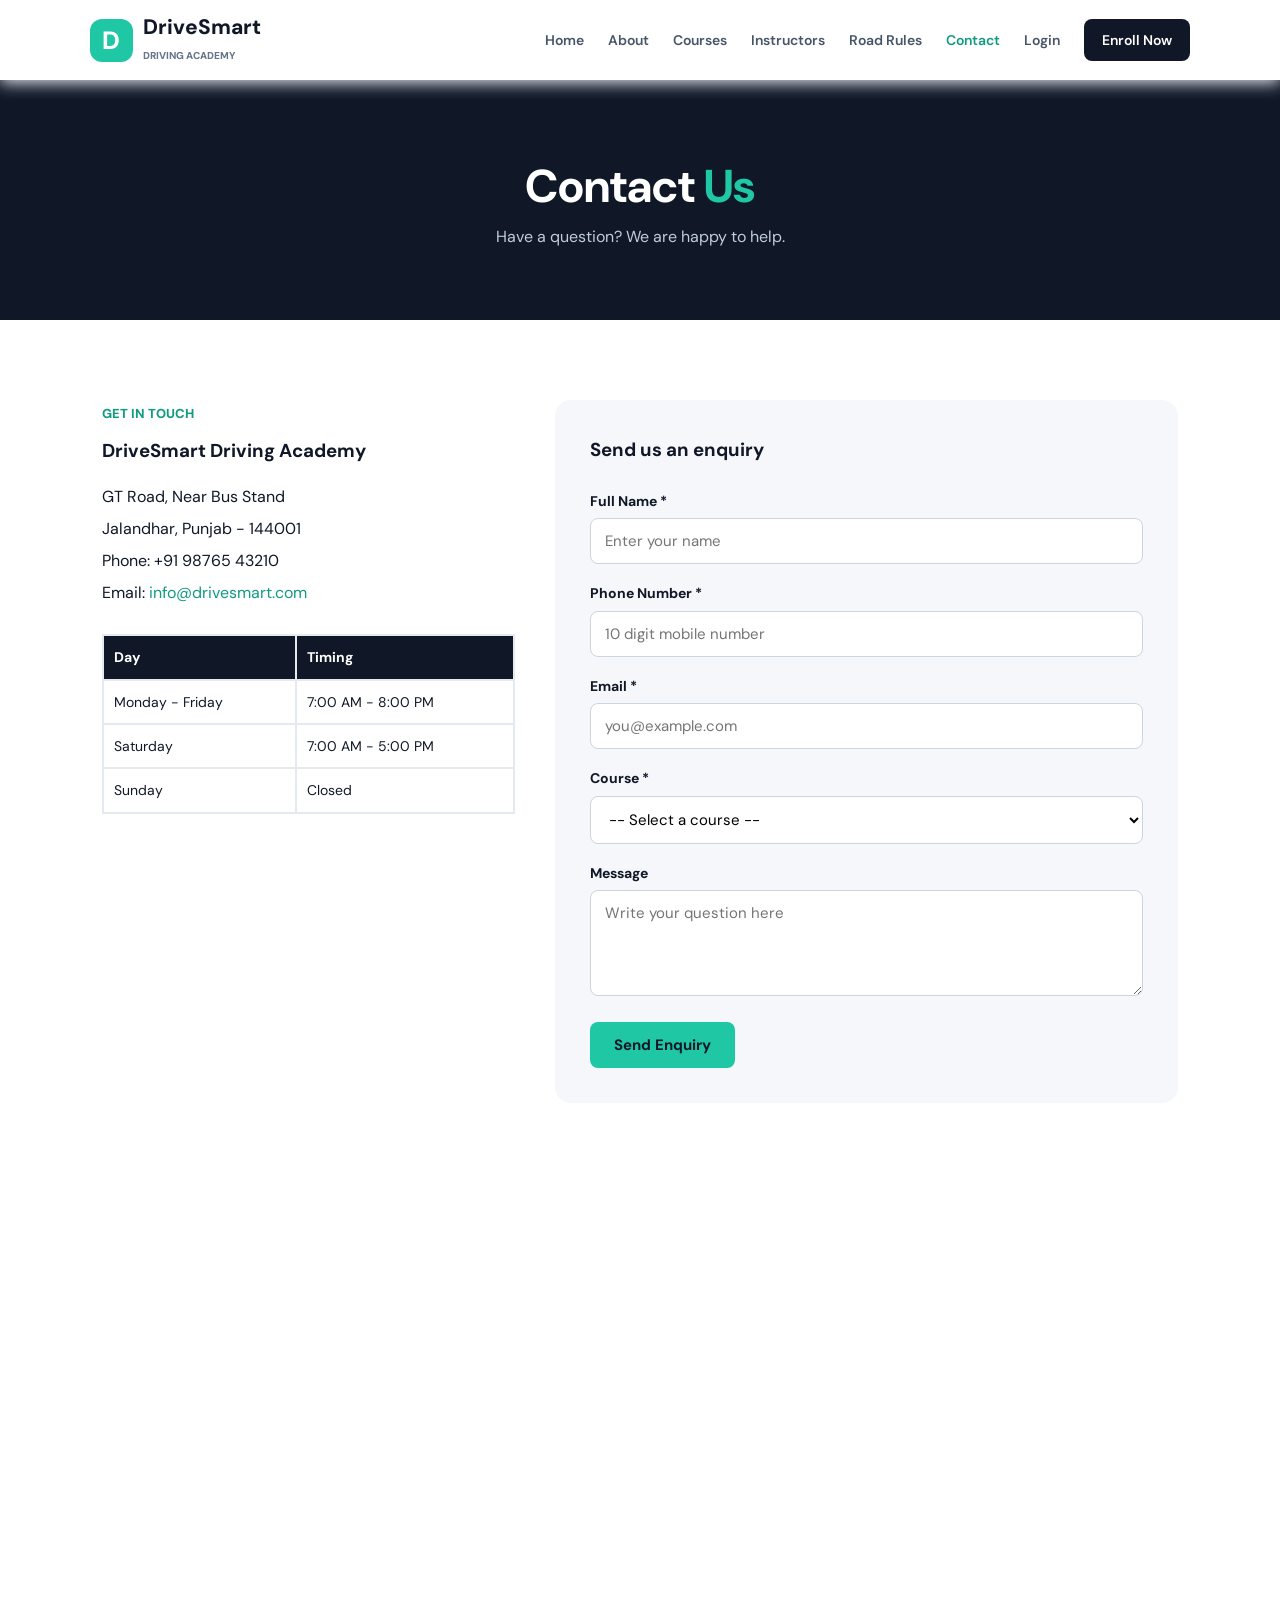
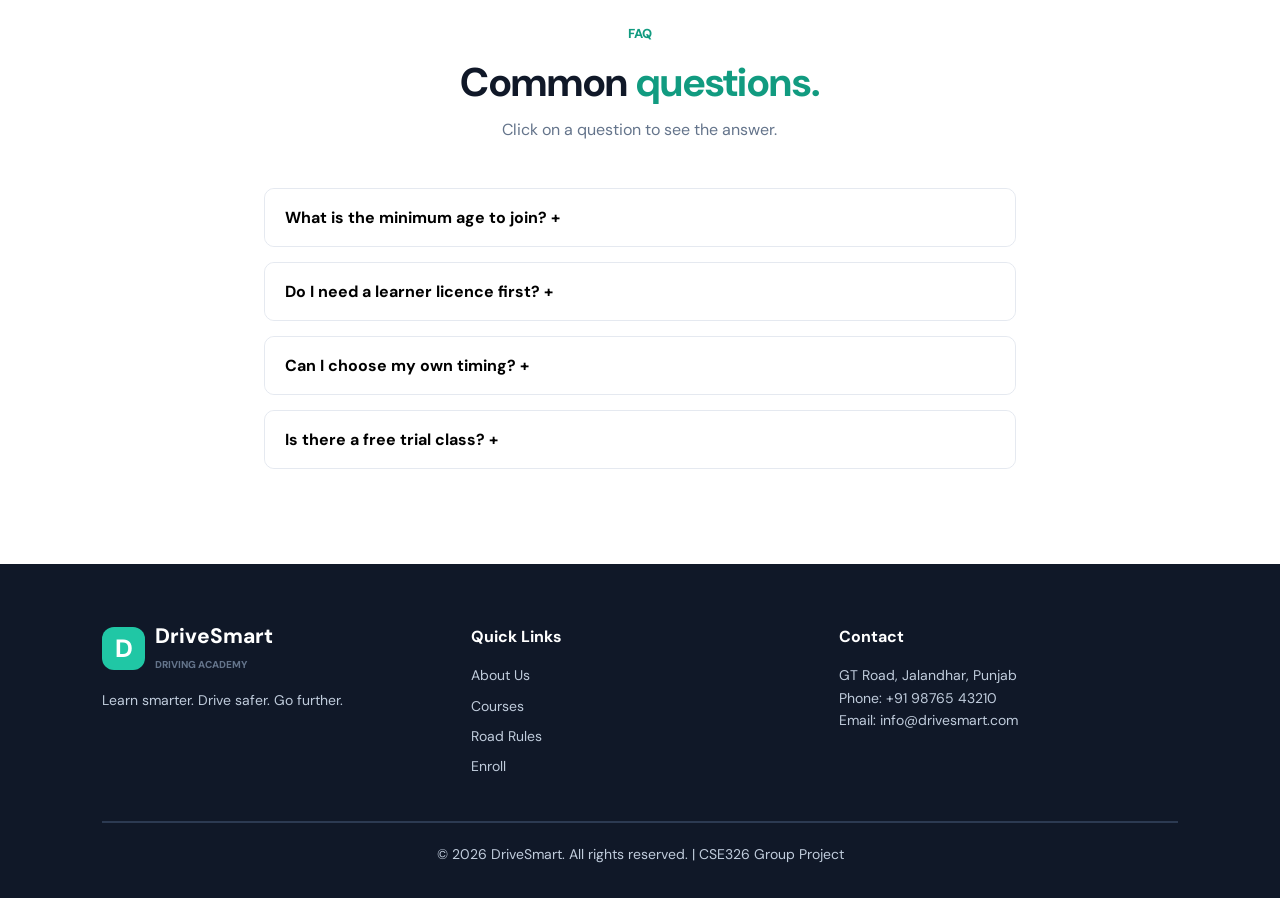
<file: DriveSmart2/drivesmart/html/contact.html>
<!DOCTYPE html>
<!-- Contact page - made by Member 1 -->
<html lang="en">
<head>
    <meta charset="UTF-8">
    <meta name="viewport" content="width=device-width, initial-scale=1.0">
    <title>Contact | DriveSmart</title>
    <link href="https://fonts.googleapis.com/css2?family=DM+Sans:wght@400;600;700;800&display=swap" rel="stylesheet">
    <link rel="stylesheet" href="../css/common.css">
    <link rel="stylesheet" href="../css/contact.css">
</head>

<body>

    <!-- navbar (same on every page) -->
    <header class="navbar">
        <a href="index.html" class="logo">
            <span class="logo-icon">D</span>
            <span>DriveSmart<br><small>DRIVING ACADEMY</small></span>
        </a>
        <button class="menu-btn" id="menuBtn">Menu</button>
        <nav class="nav-links" id="navLinks">
            <a href="index.html">Home</a>
            <a href="about.html">About</a>
            <a href="courses.html">Courses</a>
            <a href="instructors.html">Instructors</a>
            <a href="road-rules.html">Road Rules</a>
            <a href="contact.html" class="active">Contact</a>
            <a href="login.html">Login</a>
            <a href="register.html" class="nav-btn">Enroll Now</a>
        </nav>
    </header>

    <main>

        <section class="page-banner">
            <h1>Contact <span>Us</span></h1>
            <p>Have a question? We are happy to help.</p>
        </section>

        <section class="section contact-row">

            <!-- left side : details -->
            <div class="contact-info">
                <span class="tag">Get in touch</span>
                <h3>DriveSmart Driving Academy</h3>
                <address>
                    GT Road, Near Bus Stand<br>
                    Jalandhar, Punjab - 144001<br>
                    Phone: +91 98765 43210<br>
                    Email: <a href="mailto:info@drivesmart.com">info@drivesmart.com</a>
                </address>

                <table class="timing-table">
                    <tr>
                        <th>Day</th>
                        <th>Timing</th>
                    </tr>
                    <tr>
                        <td>Monday - Friday</td>
                        <td>7:00 AM - 8:00 PM</td>
                    </tr>
                    <tr>
                        <td>Saturday</td>
                        <td>7:00 AM - 5:00 PM</td>
                    </tr>
                    <tr>
                        <td>Sunday</td>
                        <td>Closed</td>
                    </tr>
                </table>
            </div>

            <!-- right side : enquiry form -->
            <form class="contact-form" id="contactForm" action="index.html">
                <h3>Send us an enquiry</h3>
                <br>
                <div class="form-group">
                    <label for="cName">Full Name *</label>
                    <input type="text" id="cName" class="input" placeholder="Enter your name">
                </div>
                <div class="form-group">
                    <label for="cPhone">Phone Number *</label>
                    <input type="text" id="cPhone" class="input" placeholder="10 digit mobile number" maxlength="10">
                </div>
                <div class="form-group">
                    <label for="cEmail">Email *</label>
                    <input type="email" id="cEmail" class="input" placeholder="you@example.com">
                </div>
                <div class="form-group">
                    <label for="cCourse">Course *</label>
                    <select id="cCourse" class="input">
                        <option value="">-- Select a course --</option>
                        <option>Car Training</option>
                        <option>Two-Wheeler Training</option>
                        <option>Advanced Driving</option>
                    </select>
                </div>
                <div class="form-group">
                    <label for="cMsg">Message</label>
                    <textarea id="cMsg" class="input" rows="4" placeholder="Write your question here"></textarea>
                </div>
                <input type="submit" value="Send Enquiry" class="btn">
            </form>
        </section>

        <!-- map -->
        <section class="map-box">
            <iframe src="https://maps.google.com/maps?q=Jalandhar%20Punjab&output=embed" title="DriveSmart location"></iframe>
        </section>

        <!-- faq -->
        <section class="section">
            <div class="heading">
                <span class="tag">FAQ</span>
                <h2>Common <span>questions.</span></h2>
                <p>Click on a question to see the answer.</p>
            </div>

            <div class="faq-item">
                <button class="faq-question">What is the minimum age to join? +</button>
                <p class="faq-answer">16 years for two-wheeler (without gear) and 18 years for car training.</p>
            </div>
            <div class="faq-item">
                <button class="faq-question">Do I need a learner licence first? +</button>
                <p class="faq-answer">No, you can start the theory classes first. We will help you apply for the learner licence.</p>
            </div>
            <div class="faq-item">
                <button class="faq-question">Can I choose my own timing? +</button>
                <p class="faq-answer">Yes, you can pick morning, afternoon or evening batch while registering.</p>
            </div>
            <div class="faq-item">
                <button class="faq-question">Is there a free trial class? +</button>
                <p class="faq-answer">Yes, the first class is free. Just call us or send an enquiry.</p>
            </div>
        </section>

    </main>

    <!-- footer (same on every page) -->
    <footer class="footer">
        <div class="footer-top">
            <div>
                <div class="logo">
                    <span class="logo-icon">D</span>
                    <span>DriveSmart<br><small>DRIVING ACADEMY</small></span>
                </div>
                <p>Learn smarter. Drive safer. Go further.</p>
            </div>
            <div>
                <h4>Quick Links</h4>
                <ul>
                    <li><a href="about.html">About Us</a></li>
                    <li><a href="courses.html">Courses</a></li>
                    <li><a href="road-rules.html">Road Rules</a></li>
                    <li><a href="register.html">Enroll</a></li>
                </ul>
            </div>
            <div>
                <h4>Contact</h4>
                <address>
                    GT Road, Jalandhar, Punjab<br>
                    Phone: +91 98765 43210<br>
                    Email: info@drivesmart.com
                </address>
            </div>
        </div>
        <hr>
        <p class="copyright">&copy; 2026 DriveSmart. All rights reserved. | CSE326 Group Project</p>
    </footer>

    <script src="../js/common.js"></script>
    <script src="../js/contact.js"></script>
</body>
</html>
</file>
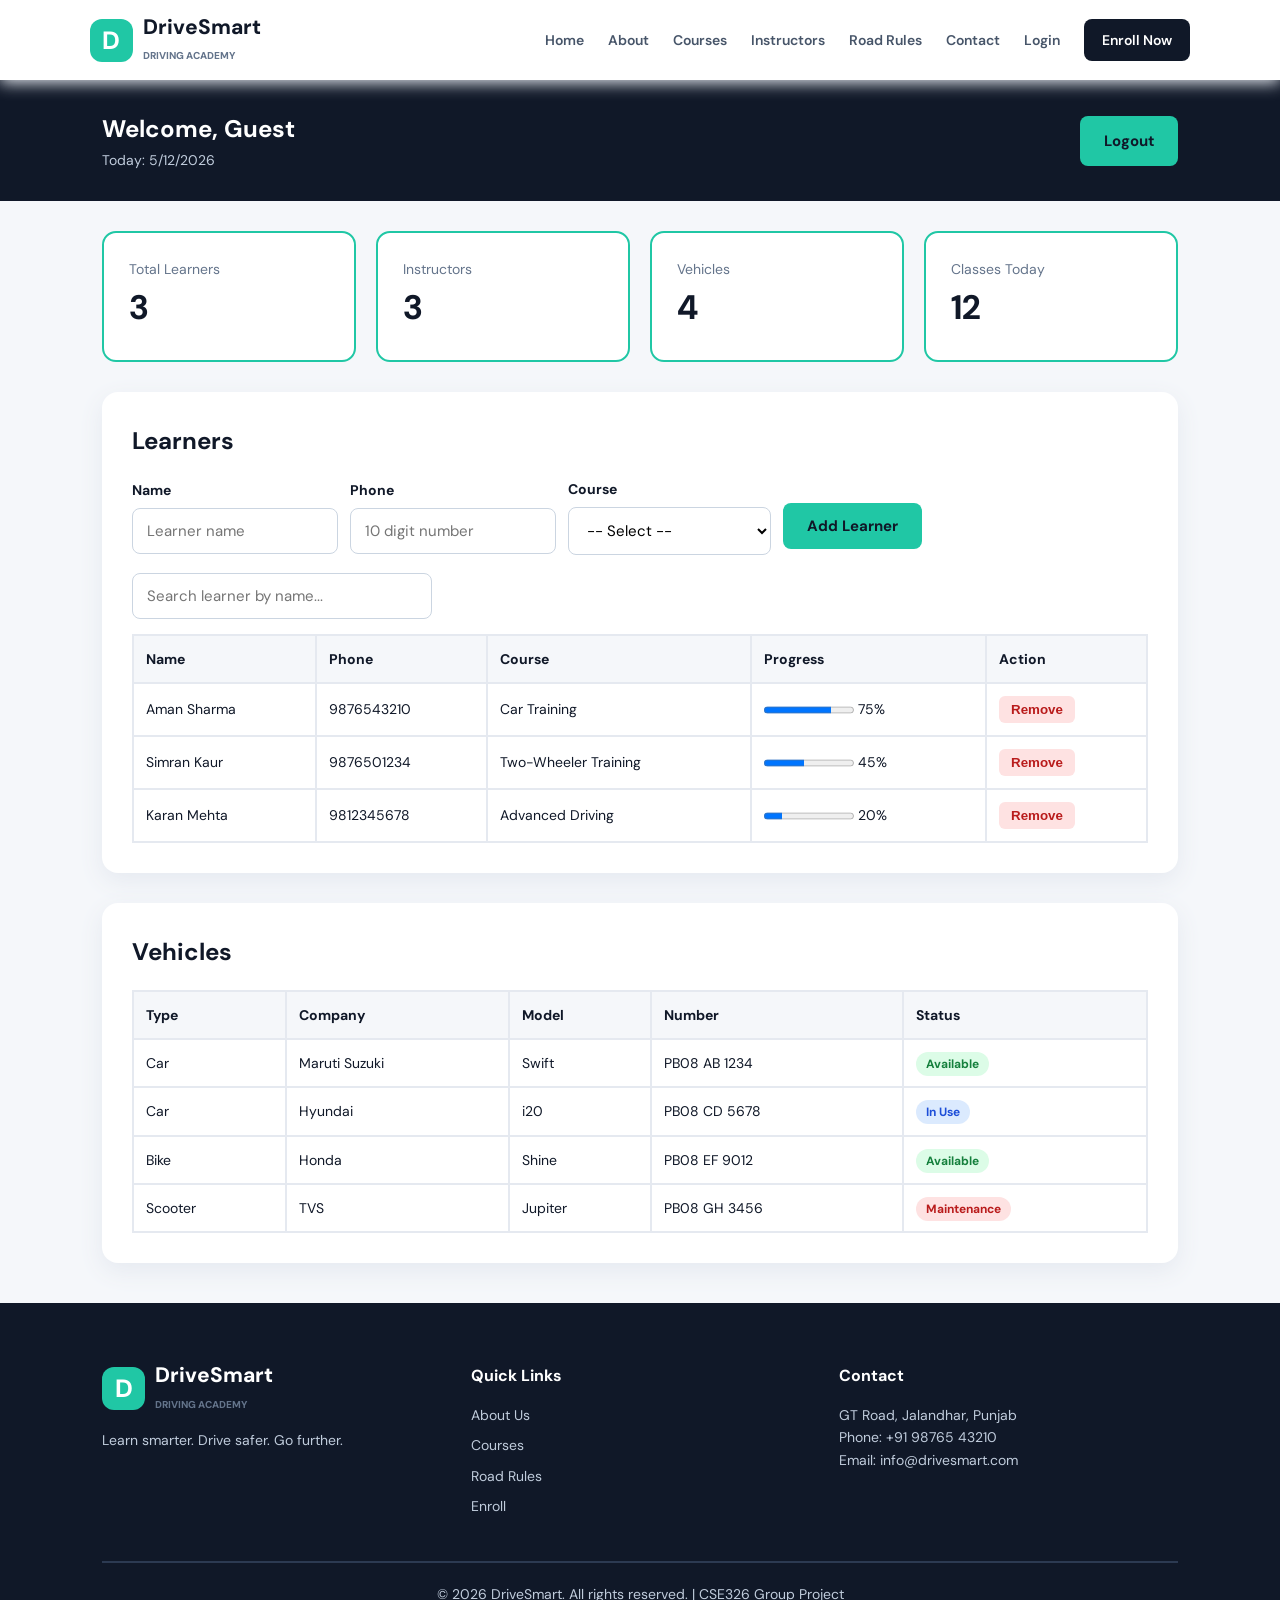
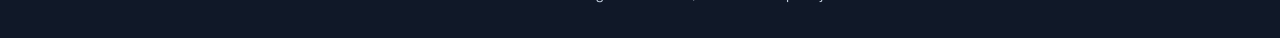
<file: DriveSmart2/drivesmart/html/dashboard.html>
<!DOCTYPE html>
<!-- Dashboard page - made by Member 3 -->
<html lang="en">
<head>
    <meta charset="UTF-8">
    <meta name="viewport" content="width=device-width, initial-scale=1.0">
    <title>Dashboard | DriveSmart</title>
    <link href="https://fonts.googleapis.com/css2?family=DM+Sans:wght@400;600;700;800&display=swap" rel="stylesheet">
    <link rel="stylesheet" href="../css/common.css">
    <link rel="stylesheet" href="../css/dashboard.css">
</head>

<body>

    <!-- navbar (same on every page) -->
    <header class="navbar">
        <a href="index.html" class="logo">
            <span class="logo-icon">D</span>
            <span>DriveSmart<br><small>DRIVING ACADEMY</small></span>
        </a>
        <button class="menu-btn" id="menuBtn">Menu</button>
        <nav class="nav-links" id="navLinks">
            <a href="index.html">Home</a>
            <a href="about.html">About</a>
            <a href="courses.html">Courses</a>
            <a href="instructors.html">Instructors</a>
            <a href="road-rules.html">Road Rules</a>
            <a href="contact.html">Contact</a>
            <a href="login.html">Login</a>
            <a href="register.html" class="nav-btn">Enroll Now</a>
        </nav>
    </header>

    <main class="dashboard">

        <!-- top bar -->
        <section class="dash-top">
            <div>
                <h1 id="welcomeName">Welcome</h1>
                <p id="todayDate"></p>
            </div>
            <a href="login.html" class="btn" id="logoutBtn">Logout</a>
        </section>

        <!-- small cards -->
        <section class="dash-cards">
            <div class="dash-card">
                <p>Total Learners</p>
                <h2 id="learnerCount">0</h2>
            </div>
            <div class="dash-card">
                <p>Instructors</p>
                <h2>3</h2>
            </div>
            <div class="dash-card">
                <p>Vehicles</p>
                <h2>4</h2>
            </div>
            <div class="dash-card">
                <p>Classes Today</p>
                <h2>12</h2>
            </div>
        </section>

        <!-- learners -->
        <section class="panel">
            <h2>Learners</h2>

            <div class="add-form">
                <div class="form-group">
                    <label for="newName">Name</label>
                    <input type="text" id="newName" class="input" placeholder="Learner name">
                </div>
                <div class="form-group">
                    <label for="newPhone">Phone</label>
                    <input type="text" id="newPhone" class="input" placeholder="10 digit number" maxlength="10">
                </div>
                <div class="form-group">
                    <label for="newCourse">Course</label>
                    <select id="newCourse" class="input">
                        <option value="">-- Select --</option>
                        <option>Car Training</option>
                        <option>Two-Wheeler Training</option>
                        <option>Advanced Driving</option>
                    </select>
                </div>
                <button class="btn" id="addBtn">Add Learner</button>
            </div>

            <input type="text" id="searchBox" class="input search" placeholder="Search learner by name...">

            <table class="data-table">
                <thead>
                    <tr>
                        <th>Name</th>
                        <th>Phone</th>
                        <th>Course</th>
                        <th>Progress</th>
                        <th>Action</th>
                    </tr>
                </thead>
                <tbody id="learnerBody">
                    <tr>
                        <td>Aman Sharma</td>
                        <td>9876543210</td>
                        <td>Car Training</td>
                        <td><progress value="75" max="100"></progress> 75%</td>
                        <td><button class="delete-btn">Remove</button></td>
                    </tr>
                    <tr>
                        <td>Simran Kaur</td>
                        <td>9876501234</td>
                        <td>Two-Wheeler Training</td>
                        <td><progress value="45" max="100"></progress> 45%</td>
                        <td><button class="delete-btn">Remove</button></td>
                    </tr>
                    <tr>
                        <td>Karan Mehta</td>
                        <td>9812345678</td>
                        <td>Advanced Driving</td>
                        <td><progress value="20" max="100"></progress> 20%</td>
                        <td><button class="delete-btn">Remove</button></td>
                    </tr>
                </tbody>
            </table>
        </section>

        <!-- vehicles -->
        <section class="panel">
            <h2>Vehicles</h2>
            <table class="data-table">
                <thead>
                    <tr>
                        <th>Type</th>
                        <th>Company</th>
                        <th>Model</th>
                        <th>Number</th>
                        <th>Status</th>
                    </tr>
                </thead>
                <tbody>
                    <tr>
                        <td>Car</td>
                        <td>Maruti Suzuki</td>
                        <td>Swift</td>
                        <td>PB08 AB 1234</td>
                        <td><span class="status available">Available</span></td>
                    </tr>
                    <tr>
                        <td>Car</td>
                        <td>Hyundai</td>
                        <td>i20</td>
                        <td>PB08 CD 5678</td>
                        <td><span class="status in-use">In Use</span></td>
                    </tr>
                    <tr>
                        <td>Bike</td>
                        <td>Honda</td>
                        <td>Shine</td>
                        <td>PB08 EF 9012</td>
                        <td><span class="status available">Available</span></td>
                    </tr>
                    <tr>
                        <td>Scooter</td>
                        <td>TVS</td>
                        <td>Jupiter</td>
                        <td>PB08 GH 3456</td>
                        <td><span class="status repair">Maintenance</span></td>
                    </tr>
                </tbody>
            </table>
        </section>

    </main>

    <!-- footer (same on every page) -->
    <footer class="footer">
        <div class="footer-top">
            <div>
                <div class="logo">
                    <span class="logo-icon">D</span>
                    <span>DriveSmart<br><small>DRIVING ACADEMY</small></span>
                </div>
                <p>Learn smarter. Drive safer. Go further.</p>
            </div>
            <div>
                <h4>Quick Links</h4>
                <ul>
                    <li><a href="about.html">About Us</a></li>
                    <li><a href="courses.html">Courses</a></li>
                    <li><a href="road-rules.html">Road Rules</a></li>
                    <li><a href="register.html">Enroll</a></li>
                </ul>
            </div>
            <div>
                <h4>Contact</h4>
                <address>
                    GT Road, Jalandhar, Punjab<br>
                    Phone: +91 98765 43210<br>
                    Email: info@drivesmart.com
                </address>
            </div>
        </div>
        <hr>
        <p class="copyright">&copy; 2026 DriveSmart. All rights reserved. | CSE326 Group Project</p>
    </footer>

    <script src="../js/common.js"></script>
    <script src="../js/dashboard.js"></script>
</body>
</html>
</file>
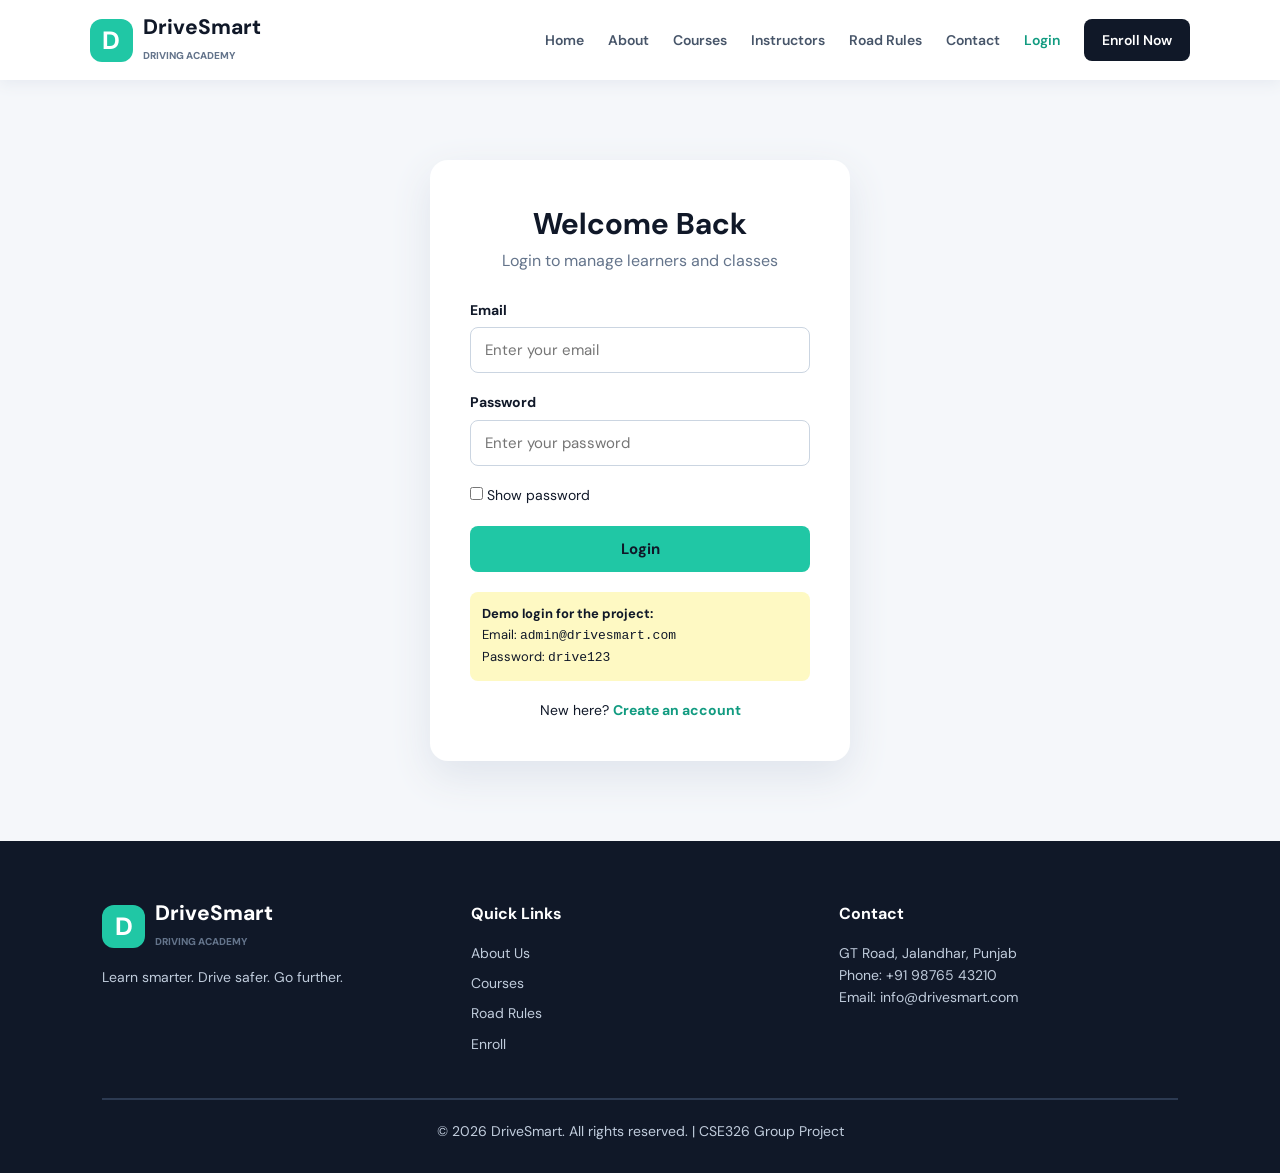
<file: DriveSmart2/drivesmart/html/login.html>
<!DOCTYPE html>
<!-- Login page - made by Member 3 -->
<html lang="en">
<head>
    <meta charset="UTF-8">
    <meta name="viewport" content="width=device-width, initial-scale=1.0">
    <title>Login | DriveSmart</title>
    <link href="https://fonts.googleapis.com/css2?family=DM+Sans:wght@400;600;700;800&display=swap" rel="stylesheet">
    <link rel="stylesheet" href="../css/common.css">
    <link rel="stylesheet" href="../css/login.css">
</head>

<body>

    <!-- navbar (same on every page) -->
    <header class="navbar">
        <a href="index.html" class="logo">
            <span class="logo-icon">D</span>
            <span>DriveSmart<br><small>DRIVING ACADEMY</small></span>
        </a>
        <button class="menu-btn" id="menuBtn">Menu</button>
        <nav class="nav-links" id="navLinks">
            <a href="index.html">Home</a>
            <a href="about.html">About</a>
            <a href="courses.html">Courses</a>
            <a href="instructors.html">Instructors</a>
            <a href="road-rules.html">Road Rules</a>
            <a href="contact.html">Contact</a>
            <a href="login.html" class="active">Login</a>
            <a href="register.html" class="nav-btn">Enroll Now</a>
        </nav>
    </header>

    <main class="login-page">

        <form class="login-box" id="loginForm" action="dashboard.html">
            <h2>Welcome Back</h2>
            <p class="sub-text">Login to manage learners and classes</p>

            <div class="form-group">
                <label for="lEmail">Email</label>
                <input type="email" id="lEmail" class="input" placeholder="Enter your email">
            </div>
            <div class="form-group">
                <label for="lPass">Password</label>
                <input type="password" id="lPass" class="input" placeholder="Enter your password">
            </div>
            <p class="show-pass">
                <input type="checkbox" id="showPass">
                <label for="showPass">Show password</label>
            </p>

            <input type="submit" value="Login" class="btn login-btn">

            <p class="demo-note">
                <b>Demo login for the project:</b><br>
                Email: <code>admin@drivesmart.com</code><br>
                Password: <code>drive123</code>
            </p>

            <p class="bottom-text">New here? <a href="register.html">Create an account</a></p>
        </form>

    </main>

    <!-- footer (same on every page) -->
    <footer class="footer">
        <div class="footer-top">
            <div>
                <div class="logo">
                    <span class="logo-icon">D</span>
                    <span>DriveSmart<br><small>DRIVING ACADEMY</small></span>
                </div>
                <p>Learn smarter. Drive safer. Go further.</p>
            </div>
            <div>
                <h4>Quick Links</h4>
                <ul>
                    <li><a href="about.html">About Us</a></li>
                    <li><a href="courses.html">Courses</a></li>
                    <li><a href="road-rules.html">Road Rules</a></li>
                    <li><a href="register.html">Enroll</a></li>
                </ul>
            </div>
            <div>
                <h4>Contact</h4>
                <address>
                    GT Road, Jalandhar, Punjab<br>
                    Phone: +91 98765 43210<br>
                    Email: info@drivesmart.com
                </address>
            </div>
        </div>
        <hr>
        <p class="copyright">&copy; 2026 DriveSmart. All rights reserved. | CSE326 Group Project</p>
    </footer>

    <script src="../js/common.js"></script>
    <script src="../js/login.js"></script>
</body>
</html>
</file>
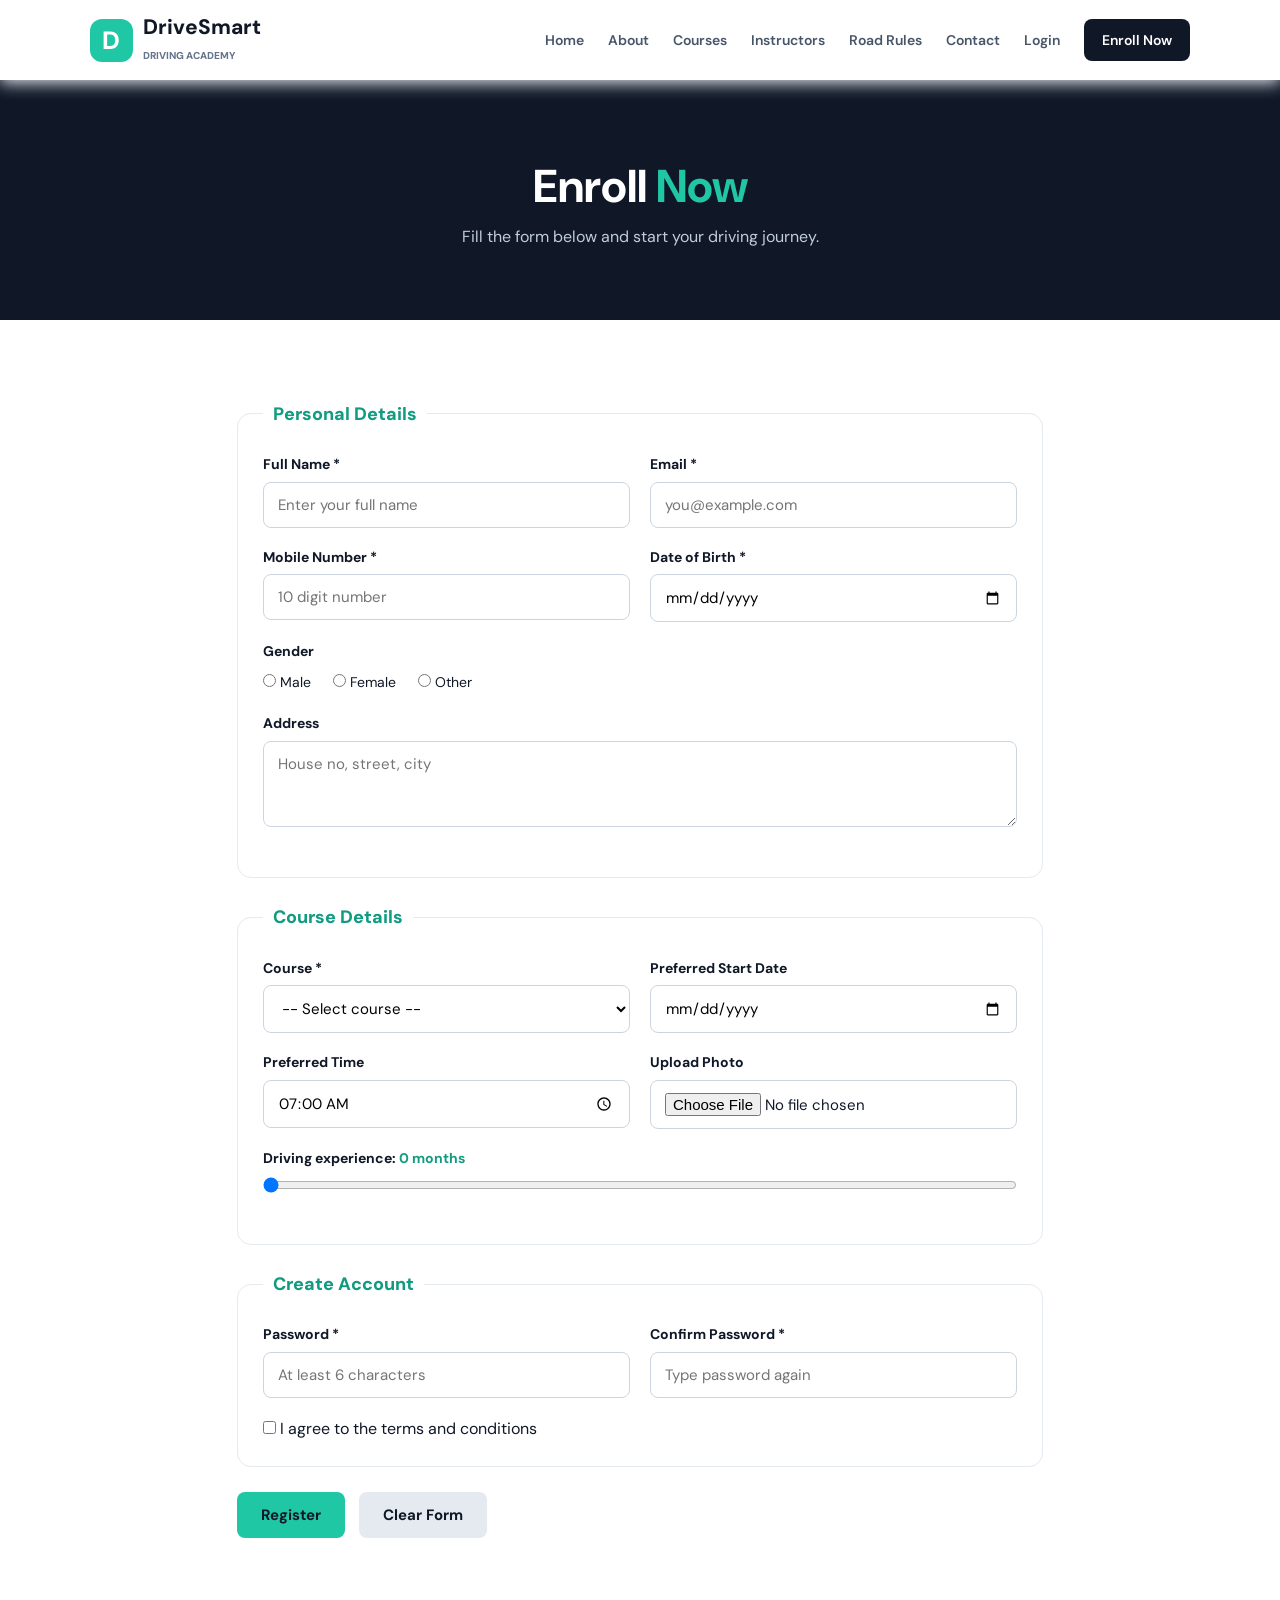
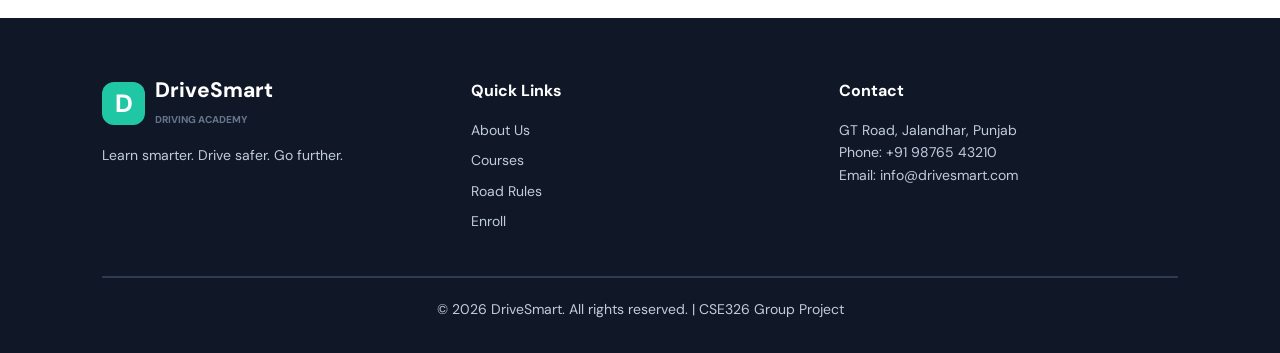
<file: DriveSmart2/drivesmart/html/register.html>
<!DOCTYPE html>
<!-- Register page - made by Member 3 -->
<html lang="en">
<head>
    <meta charset="UTF-8">
    <meta name="viewport" content="width=device-width, initial-scale=1.0">
    <title>Enroll | DriveSmart</title>
    <link href="https://fonts.googleapis.com/css2?family=DM+Sans:wght@400;600;700;800&display=swap" rel="stylesheet">
    <link rel="stylesheet" href="../css/common.css">
    <link rel="stylesheet" href="../css/register.css">
</head>

<body>

    <!-- navbar (same on every page) -->
    <header class="navbar">
        <a href="index.html" class="logo">
            <span class="logo-icon">D</span>
            <span>DriveSmart<br><small>DRIVING ACADEMY</small></span>
        </a>
        <button class="menu-btn" id="menuBtn">Menu</button>
        <nav class="nav-links" id="navLinks">
            <a href="index.html">Home</a>
            <a href="about.html">About</a>
            <a href="courses.html">Courses</a>
            <a href="instructors.html">Instructors</a>
            <a href="road-rules.html">Road Rules</a>
            <a href="contact.html">Contact</a>
            <a href="login.html">Login</a>
            <a href="register.html" class="nav-btn">Enroll Now</a>
        </nav>
    </header>

    <main>

        <section class="page-banner">
            <h1>Enroll <span>Now</span></h1>
            <p>Fill the form below and start your driving journey.</p>
        </section>

        <section class="section">
            <form class="register-box" id="registerForm" action="login.html">

                <!-- personal details -->
                <fieldset>
                    <legend>Personal Details</legend>
                    <div class="two-col">
                        <div class="form-group">
                            <label for="rName">Full Name *</label>
                            <input type="text" id="rName" class="input" placeholder="Enter your full name">
                        </div>
                        <div class="form-group">
                            <label for="rEmail">Email *</label>
                            <input type="email" id="rEmail" class="input" placeholder="you@example.com">
                        </div>
                        <div class="form-group">
                            <label for="rPhone">Mobile Number *</label>
                            <input type="text" id="rPhone" class="input" placeholder="10 digit number" maxlength="10">
                        </div>
                        <div class="form-group">
                            <label for="rDob">Date of Birth *</label>
                            <input type="date" id="rDob" class="input">
                        </div>
                    </div>
                    <div class="form-group">
                        <p class="field-title">Gender</p>
                        <label class="option"><input type="radio" name="gender" value="male"> Male</label>
                        <label class="option"><input type="radio" name="gender" value="female"> Female</label>
                        <label class="option"><input type="radio" name="gender" value="other"> Other</label>
                    </div>
                    <div class="form-group">
                        <label for="rAddress">Address</label>
                        <textarea id="rAddress" class="input" rows="3" placeholder="House no, street, city"></textarea>
                    </div>
                </fieldset>

                <!-- course details -->
                <fieldset>
                    <legend>Course Details</legend>
                    <div class="two-col">
                        <div class="form-group">
                            <label for="rCourse">Course *</label>
                            <select id="rCourse" class="input">
                                <option value="">-- Select course --</option>
                                <option>Car Training</option>
                                <option>Two-Wheeler Training</option>
                                <option>Advanced Driving</option>
                            </select>
                        </div>
                        <div class="form-group">
                            <label for="rStart">Preferred Start Date</label>
                            <input type="date" id="rStart" class="input">
                        </div>
                        <div class="form-group">
                            <label for="rTime">Preferred Time</label>
                            <input type="time" id="rTime" class="input" value="07:00">
                        </div>
                        <div class="form-group">
                            <label for="rPhoto">Upload Photo</label>
                            <input type="file" id="rPhoto" class="input">
                        </div>
                    </div>
                    <div class="form-group">
                        <label for="rExp">Driving experience: <span id="expValue">0 months</span></label>
                        <input type="range" id="rExp" class="range" min="0" max="24" step="1" value="0">
                    </div>
                </fieldset>

                <!-- account -->
                <fieldset>
                    <legend>Create Account</legend>
                    <div class="two-col">
                        <div class="form-group">
                            <label for="rPass">Password *</label>
                            <input type="password" id="rPass" class="input" placeholder="At least 6 characters">
                        </div>
                        <div class="form-group">
                            <label for="rConfirm">Confirm Password *</label>
                            <input type="password" id="rConfirm" class="input" placeholder="Type password again">
                        </div>
                    </div>
                    <p>
                        <input type="checkbox" id="rTerms">
                        <label for="rTerms">I agree to the terms and conditions</label>
                    </p>
                </fieldset>

                <input type="submit" value="Register" class="btn">
                <input type="reset" value="Clear Form" class="btn grey-btn">
            </form>
        </section>

    </main>

    <!-- footer (same on every page) -->
    <footer class="footer">
        <div class="footer-top">
            <div>
                <div class="logo">
                    <span class="logo-icon">D</span>
                    <span>DriveSmart<br><small>DRIVING ACADEMY</small></span>
                </div>
                <p>Learn smarter. Drive safer. Go further.</p>
            </div>
            <div>
                <h4>Quick Links</h4>
                <ul>
                    <li><a href="about.html">About Us</a></li>
                    <li><a href="courses.html">Courses</a></li>
                    <li><a href="road-rules.html">Road Rules</a></li>
                    <li><a href="register.html">Enroll</a></li>
                </ul>
            </div>
            <div>
                <h4>Contact</h4>
                <address>
                    GT Road, Jalandhar, Punjab<br>
                    Phone: +91 98765 43210<br>
                    Email: info@drivesmart.com
                </address>
            </div>
        </div>
        <hr>
        <p class="copyright">&copy; 2026 DriveSmart. All rights reserved. | CSE326 Group Project</p>
    </footer>

    <script src="../js/common.js"></script>
    <script src="../js/register.js"></script>
</body>
</html>
</file>
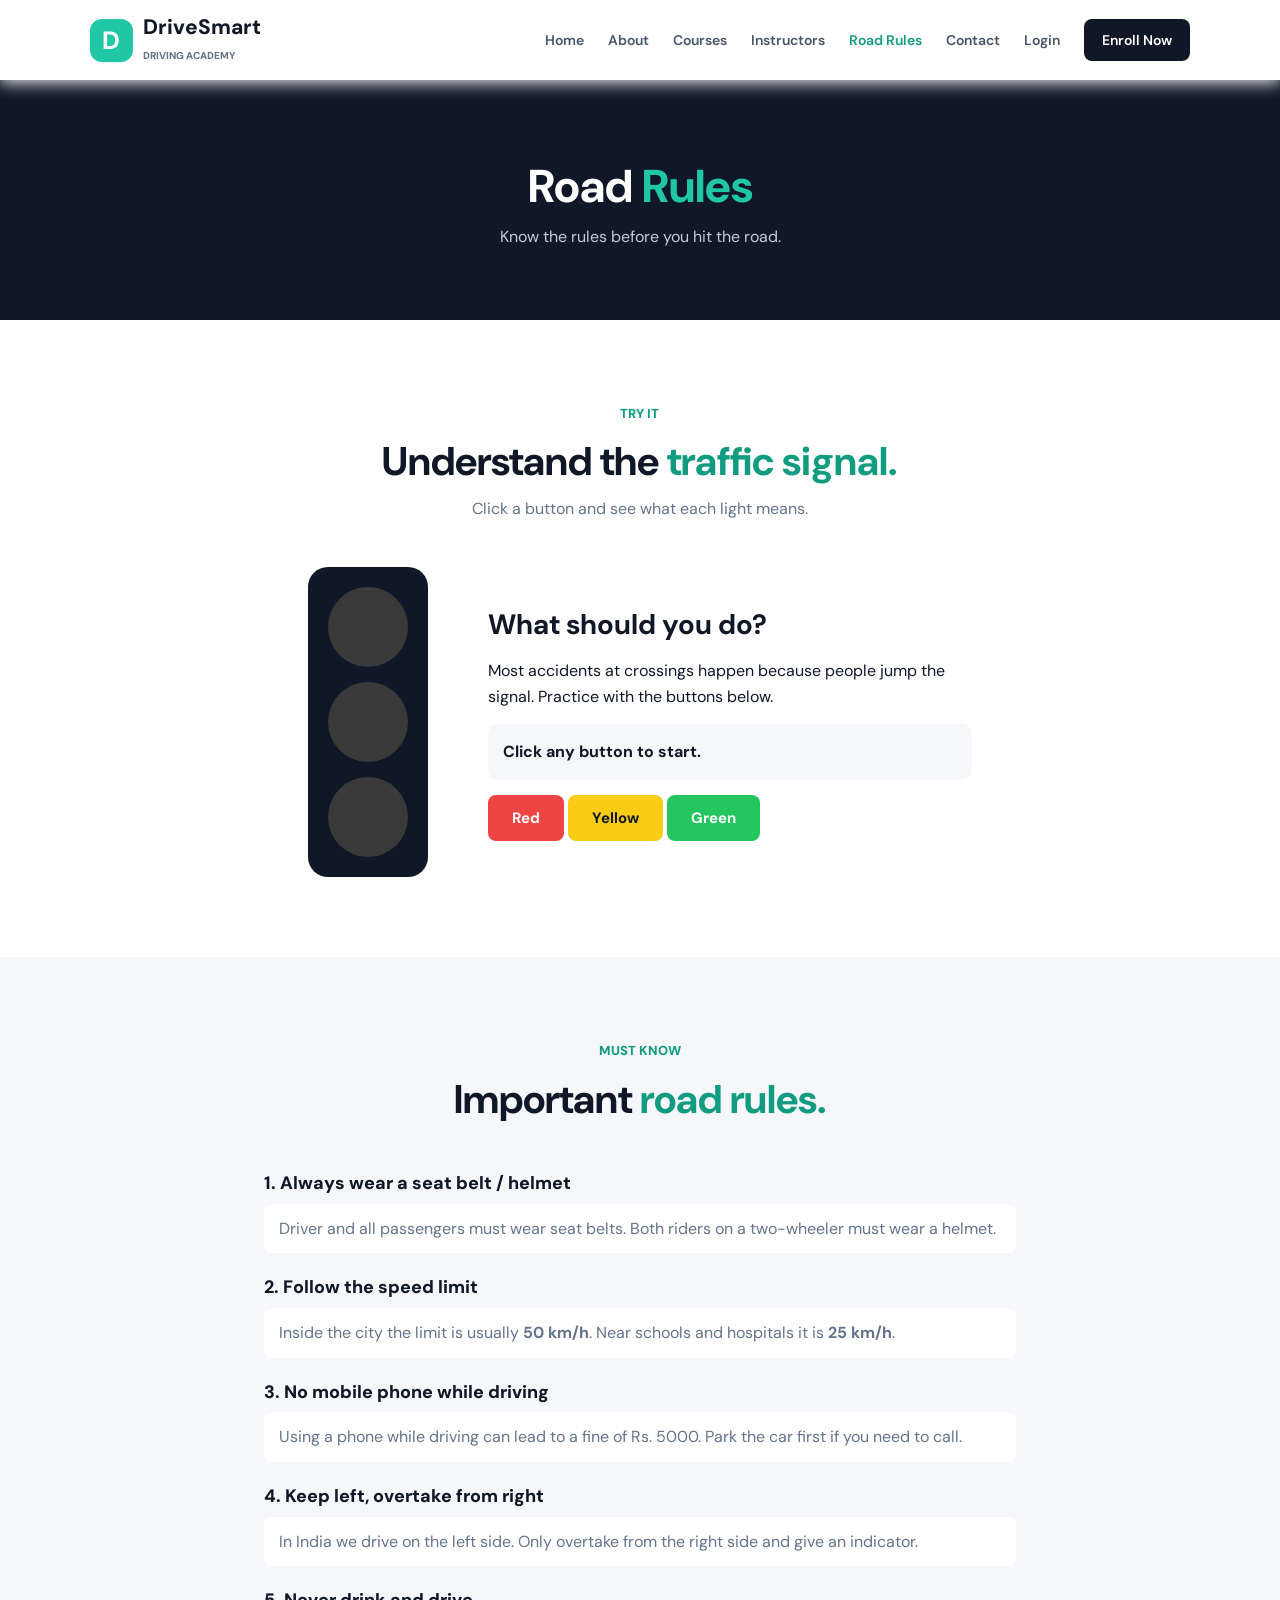
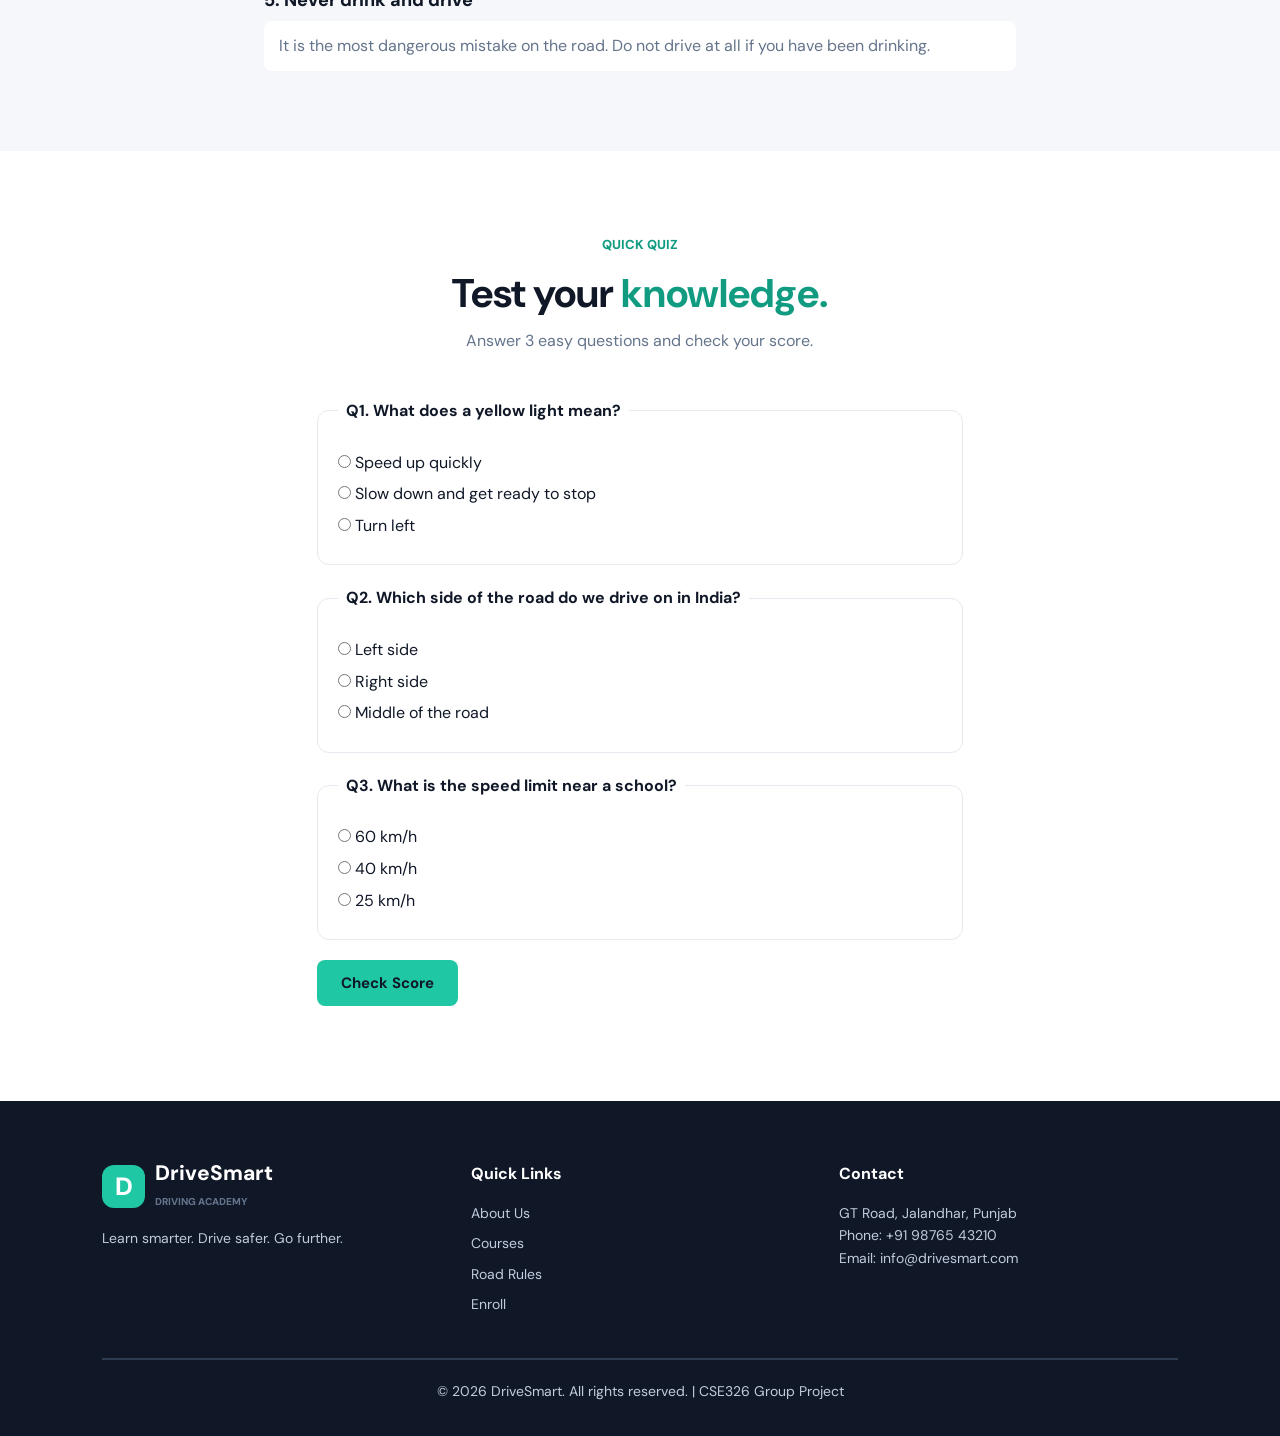
<file: DriveSmart2/drivesmart/html/road-rules.html>
<!DOCTYPE html>
<!-- Road Rules page - made by Member 2 -->
<html lang="en">
<head>
    <meta charset="UTF-8">
    <meta name="viewport" content="width=device-width, initial-scale=1.0">
    <title>Road Rules | DriveSmart</title>
    <link href="https://fonts.googleapis.com/css2?family=DM+Sans:wght@400;600;700;800&display=swap" rel="stylesheet">
    <link rel="stylesheet" href="../css/common.css">
    <link rel="stylesheet" href="../css/road-rules.css">
</head>

<body>

    <!-- navbar (same on every page) -->
    <header class="navbar">
        <a href="index.html" class="logo">
            <span class="logo-icon">D</span>
            <span>DriveSmart<br><small>DRIVING ACADEMY</small></span>
        </a>
        <button class="menu-btn" id="menuBtn">Menu</button>
        <nav class="nav-links" id="navLinks">
            <a href="index.html">Home</a>
            <a href="about.html">About</a>
            <a href="courses.html">Courses</a>
            <a href="instructors.html">Instructors</a>
            <a href="road-rules.html" class="active">Road Rules</a>
            <a href="contact.html">Contact</a>
            <a href="login.html">Login</a>
            <a href="register.html" class="nav-btn">Enroll Now</a>
        </nav>
    </header>

    <main>

        <section class="page-banner">
            <h1>Road <span>Rules</span></h1>
            <p>Know the rules before you hit the road.</p>
        </section>

        <!-- traffic light -->
        <section class="section">
            <div class="heading">
                <span class="tag">Try it</span>
                <h2>Understand the <span>traffic signal.</span></h2>
                <p>Click a button and see what each light means.</p>
            </div>

            <div class="signal-row">
                <div class="signal">
                    <div class="light" id="redLight"></div>
                    <div class="light" id="yellowLight"></div>
                    <div class="light" id="greenLight"></div>
                </div>

                <div class="signal-text">
                    <h3>What should you do?</h3>
                    <p>Most accidents at crossings happen because people jump the signal. Practice with the buttons below.</p>
                    <p id="signalMessage">Click any button to start.</p>
                    <button class="btn red-btn" id="redBtn">Red</button>
                    <button class="btn yellow-btn" id="yellowBtn">Yellow</button>
                    <button class="btn green-btn" id="greenBtn">Green</button>
                </div>
            </div>
        </section>

        <!-- important rules -->
        <section class="section grey-bg">
            <div class="heading">
                <span class="tag">Must know</span>
                <h2>Important <span>road rules.</span></h2>
            </div>

            <dl class="rules">
                <dt>1. Always wear a seat belt / helmet</dt>
                <dd>Driver and all passengers must wear seat belts. Both riders on a two-wheeler must wear a helmet.</dd>

                <dt>2. Follow the speed limit</dt>
                <dd>Inside the city the limit is usually <strong>50 km/h</strong>. Near schools and hospitals it is <strong>25 km/h</strong>.</dd>

                <dt>3. No mobile phone while driving</dt>
                <dd>Using a phone while driving can lead to a fine of Rs. 5000. Park the car first if you need to call.</dd>

                <dt>4. Keep left, overtake from right</dt>
                <dd>In India we drive on the left side. Only overtake from the right side and give an indicator.</dd>

                <dt>5. Never drink and drive</dt>
                <dd>It is the most dangerous mistake on the road. Do not drive at all if you have been drinking.</dd>
            </dl>
        </section>

        <!-- quiz -->
        <section class="section">
            <div class="heading">
                <span class="tag">Quick quiz</span>
                <h2>Test your <span>knowledge.</span></h2>
                <p>Answer 3 easy questions and check your score.</p>
            </div>

            <div class="quiz">
                <fieldset>
                    <legend>Q1. What does a yellow light mean?</legend>
                    <label><input type="radio" name="q1" id="q1a"> Speed up quickly</label>
                    <label><input type="radio" name="q1" id="q1b"> Slow down and get ready to stop</label>
                    <label><input type="radio" name="q1" id="q1c"> Turn left</label>
                </fieldset>

                <fieldset>
                    <legend>Q2. Which side of the road do we drive on in India?</legend>
                    <label><input type="radio" name="q2" id="q2a"> Left side</label>
                    <label><input type="radio" name="q2" id="q2b"> Right side</label>
                    <label><input type="radio" name="q2" id="q2c"> Middle of the road</label>
                </fieldset>

                <fieldset>
                    <legend>Q3. What is the speed limit near a school?</legend>
                    <label><input type="radio" name="q3" id="q3a"> 60 km/h</label>
                    <label><input type="radio" name="q3" id="q3b"> 40 km/h</label>
                    <label><input type="radio" name="q3" id="q3c"> 25 km/h</label>
                </fieldset>

                <button class="btn" id="quizBtn">Check Score</button>
                <p id="quizResult"></p>
            </div>
        </section>

    </main>

    <!-- footer (same on every page) -->
    <footer class="footer">
        <div class="footer-top">
            <div>
                <div class="logo">
                    <span class="logo-icon">D</span>
                    <span>DriveSmart<br><small>DRIVING ACADEMY</small></span>
                </div>
                <p>Learn smarter. Drive safer. Go further.</p>
            </div>
            <div>
                <h4>Quick Links</h4>
                <ul>
                    <li><a href="about.html">About Us</a></li>
                    <li><a href="courses.html">Courses</a></li>
                    <li><a href="road-rules.html">Road Rules</a></li>
                    <li><a href="register.html">Enroll</a></li>
                </ul>
            </div>
            <div>
                <h4>Contact</h4>
                <address>
                    GT Road, Jalandhar, Punjab<br>
                    Phone: +91 98765 43210<br>
                    Email: info@drivesmart.com
                </address>
            </div>
        </div>
        <hr>
        <p class="copyright">&copy; 2026 DriveSmart. All rights reserved. | CSE326 Group Project</p>
    </footer>

    <script src="../js/common.js"></script>
    <script src="../js/road-rules.js"></script>
</body>
</html>
</file>
<file: DriveSmart2/drivesmart/css/common.css>
/*
    common.css - Member 1
    styles that every page uses:
    navbar, buttons, page banner, headings, form boxes, footer
*/

* {
    margin: 0;
    padding: 0;
    box-sizing: border-box;
}

body {
    font-family: 'DM Sans', Arial, sans-serif;
    color: #101828;
    background-color: #ffffff;
    line-height: 1.6;
}

a {
    text-decoration: none;
    color: #101828;
}

ul {
    list-style-type: none;
}

img {
    width: 100%;
    display: block;
}


/* ---------- navbar ---------- */

.navbar {
    position: sticky;
    top: 0;
    z-index: 10;
    display: flex;
    flex-wrap: wrap;
    justify-content: space-between;
    align-items: center;
    padding: 15px 7%;
    background-color: #ffffff;
    box-shadow: 0px 3px 15px #e5e9f0;
}

.logo {
    display: flex;
    align-items: center;
    gap: 10px;
    font-size: 21px;
    font-weight: 800;
    line-height: 1.2;
}

.logo small {
    font-size: 10px;
    color: #64748b;
}

.logo-icon {
    width: 43px;
    height: 43px;
    border-radius: 12px;
    background-color: #20c7a5;
    color: #ffffff;
    font-size: 25px;
    text-align: center;
    line-height: 43px;
}

.nav-links {
    display: flex;
    align-items: center;
    gap: 24px;
}

.nav-links a {
    font-size: 14px;
    font-weight: 600;
    color: #475569;
    transition: 0.3s;
}

.nav-links a:hover {
    color: #119b80;
}

.nav-links .active {
    color: #119b80;
}

.nav-links .nav-btn {
    padding: 10px 18px;
    border-radius: 8px;
    background-color: #101828;
    color: #ffffff;
}

.nav-links .nav-btn:hover {
    background-color: #119b80;
    color: #ffffff;
}

.menu-btn {
    display: none;
    padding: 8px 14px;
    border: 1px solid #cbd5e1;
    border-radius: 8px;
    background-color: #ffffff;
    font-family: Arial, sans-serif;
    font-weight: 700;
}


/* ---------- buttons ---------- */

.btn {
    display: inline-block;
    padding: 13px 24px;
    border: none;
    border-radius: 8px;
    background-color: #20c7a5;
    color: #101828;
    font-family: 'DM Sans', Arial, sans-serif;
    font-size: 15px;
    font-weight: 700;
    transition: 0.3s;
}

.btn:hover {
    background-color: #101828;
    color: #ffffff;
    transform: translateY(-3px);
}

.small-btn {
    display: inline-block;
    padding: 9px 18px;
    border: 1px solid #20c7a5;
    border-radius: 8px;
    background-color: #ffffff;
    color: #119b80;
    font-family: 'DM Sans', Arial, sans-serif;
    font-size: 14px;
    font-weight: 700;
    transition: 0.3s;
}

.small-btn:hover {
    background-color: #20c7a5;
    color: #ffffff;
}


/* ---------- section and heading ---------- */

.section {
    padding: 80px 8%;
}

.grey-bg {
    background-color: #f5f7fa;
}

.tag {
    display: inline-block;
    margin-bottom: 12px;
    font-size: 13px;
    font-weight: 800;
    text-transform: uppercase;
    color: #119b80;
}

.heading {
    width: 70%;
    margin: 0px auto 45px auto;
    text-align: center;
}

.heading h2 {
    font-size: 40px;
    line-height: 1.25;
    margin-bottom: 10px;
}

.heading h2 span {
    color: #119b80;
}

.heading p {
    color: #64748b;
}


/* ---------- page banner (top of every inner page) ---------- */

.page-banner {
    padding: 70px 8%;
    background-color: #101828;
    color: #ffffff;
    text-align: center;
}

.page-banner h1 {
    font-size: 46px;
}

.page-banner h1 span {
    color: #20c7a5;
}

.page-banner p {
    color: #c0ccdc;
}


/* ---------- form boxes (used on many pages) ---------- */

.form-group {
    margin-bottom: 18px;
}

.form-group label {
    display: block;
    margin-bottom: 6px;
    font-size: 14px;
    font-weight: 700;
}

.input {
    width: 100%;
    padding: 12px 14px;
    border: 1px solid #cbd5e1;
    border-radius: 8px;
    background-color: #ffffff;
    font-family: 'DM Sans', Arial, sans-serif;
    font-size: 15px;
}


/* ---------- footer ---------- */

.footer {
    padding: 60px 8% 25px 8%;
    background-color: #101828;
    color: #c0ccdc;
}

.footer-top {
    display: grid;
    grid-template-columns: repeat(3, 1fr);
    gap: 30px;
}

.footer h4 {
    margin-bottom: 15px;
    color: #ffffff;
}

.footer p,
.footer li,
.footer address {
    margin-bottom: 8px;
    font-size: 14px;
    font-style: normal;
}

.footer a {
    color: #c0ccdc;
}

.footer a:hover {
    color: #20c7a5;
}

.footer .logo {
    margin-bottom: 15px;
    color: #ffffff;
}

.footer hr {
    margin: 35px 0px 20px 0px;
    border: 1px solid #2c3a52;
}

.copyright {
    text-align: center;
}


/* ---------- mobile ---------- */

@media (max-width: 768px) {

    .menu-btn {
        display: block;
    }

    /* hidden on mobile, js shows it when Menu is clicked */
    .nav-links {
        display: none;
        width: 100%;
        flex-direction: column;
        align-items: flex-start;
        gap: 14px;
        padding-top: 15px;
    }

    .section {
        padding: 60px 6%;
    }

    .heading {
        width: 100%;
    }

    .heading h2 {
        font-size: 30px;
    }

    .page-banner h1 {
        font-size: 34px;
    }

    .footer-top {
        grid-template-columns: 1fr;
    }
}
</file>
<file: DriveSmart2/drivesmart/css/contact.css>
/* contact.css - Member 1 - styles for contact.html */

.contact-row {
    display: flex;
    justify-content: space-between;
    gap: 40px;
}

.contact-info {
    width: 40%;
}

.contact-info h3 {
    margin-bottom: 15px;
}

.contact-info address {
    margin-bottom: 25px;
    font-style: normal;
    line-height: 2;
}

.contact-info a {
    color: #119b80;
}

/* the grey table background shows as thin lines between the cells */
.timing-table {
    width: 100%;
    background-color: #e5e9f0;
}

.timing-table th,
.timing-table td {
    padding: 10px;
    text-align: left;
    font-size: 14px;
}

.timing-table th {
    background-color: #101828;
    color: #ffffff;
}

.timing-table td {
    background-color: #ffffff;
}

.contact-form {
    width: 60%;
    padding: 35px;
    border-radius: 16px;
    background-color: #f5f7fa;
}


/* map */

.map-box {
    padding: 0px 8%;
}

.map-box iframe {
    width: 100%;
    height: 350px;
    border: none;
    border-radius: 16px;
}


/* faq */

.faq-item {
    width: 70%;
    margin: 0px auto 15px auto;
    border: 1px solid #e5e9f0;
    border-radius: 10px;
}

.faq-question {
    width: 100%;
    padding: 18px 20px;
    border: none;
    border-radius: 10px;
    background-color: #ffffff;
    font-family: 'DM Sans', Arial, sans-serif;
    font-size: 16px;
    font-weight: 700;
    text-align: left;
}

.faq-question:hover {
    color: #119b80;
}

/* answers are hidden at first, js shows them */
.faq-answer {
    display: none;
    padding: 0px 20px 18px 20px;
    color: #64748b;
}


@media (max-width: 768px) {
    .contact-row {
        flex-direction: column;
    }

    .contact-info,
    .contact-form,
    .faq-item {
        width: 100%;
    }

    .contact-form {
        padding: 25px;
    }

    .map-box {
        padding: 0px 6%;
    }
}
</file>
<file: DriveSmart2/drivesmart/css/dashboard.css>
/* dashboard.css - Member 3 - styles for dashboard.html */

.dashboard {
    padding-bottom: 40px;
    background-color: #f5f7fa;
}

/* ---------- top bar ---------- */

.dash-top {
    display: flex;
    justify-content: space-between;
    align-items: center;
    padding: 30px 8%;
    background-color: #101828;
    color: #ffffff;
}

.dash-top p {
    font-size: 14px;
    color: #c0ccdc;
}


/* ---------- cards ---------- */

.dash-cards {
    display: grid;
    grid-template-columns: repeat(4, 1fr);
    gap: 20px;
    padding: 30px 8% 0px 8%;
}

.dash-card {
    padding: 25px;
    border: 2px solid #20c7a5;
    border-radius: 14px;
    background-color: #ffffff;
}

.dash-card p {
    font-size: 14px;
    color: #64748b;
}

.dash-card h2 {
    font-size: 34px;
}


/* ---------- panels ---------- */

.panel {
    margin: 30px 8% 0px 8%;
    padding: 30px;
    border-radius: 16px;
    background-color: #ffffff;
    box-shadow: 0px 8px 25px #e5e9f0;
}

.panel h2 {
    margin-bottom: 18px;
}

.add-form {
    display: flex;
    align-items: center;
    gap: 12px;
}

.search {
    width: 300px;
    margin-bottom: 15px;
}


/* ---------- tables ---------- */

.data-table {
    width: 100%;
    background-color: #e5e9f0;
}

.data-table th,
.data-table td {
    padding: 12px;
    text-align: left;
    font-size: 14px;
    background-color: #ffffff;
}

.data-table th {
    background-color: #f5f7fa;
}

.data-table progress {
    width: 90px;
}

.delete-btn {
    padding: 6px 12px;
    border: none;
    border-radius: 6px;
    background-color: #fee2e2;
    color: #b91c1c;
    font-weight: 700;
}

.delete-btn:hover {
    background-color: #b91c1c;
    color: #ffffff;
}

.status {
    padding: 4px 10px;
    border-radius: 20px;
    font-size: 12px;
    font-weight: 700;
}

.available {
    background-color: #dcfce7;
    color: #15803d;
}

.in-use {
    background-color: #dbeafe;
    color: #1d4ed8;
}

.repair {
    background-color: #fee2e2;
    color: #b91c1c;
}


@media (max-width: 992px) {
    .dash-cards {
        grid-template-columns: repeat(2, 1fr);
    }
}

@media (max-width: 768px) {
    .dash-top {
        flex-direction: column;
        align-items: flex-start;
        gap: 15px;
    }

    .dash-cards {
        padding: 20px 4% 0px 4%;
        gap: 12px;
    }

    .panel {
        margin: 20px 4% 0px 4%;
        padding: 15px;
    }

    .add-form {
        flex-direction: column;
        align-items: flex-start;
        gap: 0px;
    }

    .add-form .form-group,
    .search {
        width: 100%;
    }

    .data-table th,
    .data-table td {
        padding: 6px 3px;
        font-size: 11px;
    }

    .data-table progress {
        width: 40px;
    }
}
</file>
<file: DriveSmart2/drivesmart/css/login.css>
/* login.css - Member 3 - styles for login.html */

.login-page {
    display: flex;
    justify-content: center;
    align-items: center;
    padding: 80px 5%;
    background-color: #f5f7fa;
}

.login-box {
    width: 420px;
    padding: 40px;
    border-radius: 18px;
    background-color: #ffffff;
    box-shadow: 0px 15px 40px #dfe4ec;
}

.login-box h2 {
    font-size: 30px;
    text-align: center;
}

.sub-text {
    margin-bottom: 25px;
    color: #64748b;
    text-align: center;
}

.show-pass {
    margin-bottom: 20px;
    font-size: 14px;
}

.login-btn {
    width: 100%;
}

.demo-note {
    margin-top: 20px;
    padding: 12px;
    border-radius: 8px;
    background-color: #fef9c3;
    font-size: 13px;
}

.bottom-text {
    margin-top: 18px;
    font-size: 14px;
    text-align: center;
}

.bottom-text a {
    font-weight: 700;
    color: #119b80;
}


@media (max-width: 768px) {
    .login-page {
        padding: 40px 5%;
    }

    .login-box {
        width: 100%;
        padding: 28px 22px;
    }
}
</file>
<file: DriveSmart2/drivesmart/css/register.css>
/* register.css - Member 3 - styles for register.html */

.register-box {
    width: 75%;
    margin: 0px auto;
}

.register-box fieldset {
    margin-bottom: 25px;
    padding: 25px;
    border: 1px solid #e5e9f0;
    border-radius: 14px;
}

.register-box legend {
    padding: 0px 10px;
    font-size: 18px;
    font-weight: 800;
    color: #119b80;
}

/* two boxes in one row */
.two-col {
    display: grid;
    grid-template-columns: repeat(2, 1fr);
    gap: 0px 20px;
}

.field-title {
    margin-bottom: 6px;
    font-size: 14px;
    font-weight: 700;
}

/* radio button labels sit in one line */
.form-group .option {
    display: inline;
    margin-right: 18px;
    font-weight: 400;
}

.range {
    width: 100%;
}

#expValue {
    color: #119b80;
}

.grey-btn {
    margin-left: 10px;
    background-color: #e5e9f0;
}


@media (max-width: 768px) {
    .register-box {
        width: 100%;
    }

    .register-box fieldset {
        padding: 18px;
    }

    .two-col {
        grid-template-columns: 1fr;
    }
}
</file>
<file: DriveSmart2/drivesmart/css/road-rules.css>
/* road-rules.css - Member 2 - styles for road-rules.html */

/* ---------- traffic light ---------- */

.signal-row {
    display: flex;
    justify-content: center;
    align-items: center;
    gap: 60px;
}

/* black box of the signal */
.signal {
    display: flex;
    flex-direction: column;
    gap: 15px;
    padding: 20px;
    border-radius: 20px;
    background-color: #101828;
}

/* the 3 lights - grey when off */
.light {
    width: 80px;
    height: 80px;
    border-radius: 50%;
    background-color: #3a3a3a;
    transition: 0.3s;
}

.signal-text {
    width: 45%;
}

.signal-text h3 {
    margin-bottom: 10px;
    font-size: 28px;
}

#signalMessage {
    margin: 15px 0px;
    padding: 15px;
    border-radius: 10px;
    background-color: #f5f7fa;
    font-weight: 700;
}

.red-btn {
    background-color: #ef4444;
    color: #ffffff;
}

.yellow-btn {
    background-color: #facc15;
}

.green-btn {
    background-color: #22c55e;
    color: #ffffff;
}


/* ---------- rules list ---------- */

.rules {
    width: 70%;
    margin: 0px auto;
}

.rules dt {
    margin-top: 20px;
    font-size: 18px;
    font-weight: 800;
}

.rules dd {
    margin-top: 6px;
    padding: 12px 15px;
    border-radius: 8px;
    background-color: #ffffff;
    color: #64748b;
}


/* ---------- quiz ---------- */

.quiz {
    width: 60%;
    margin: 0px auto;
}

.quiz fieldset {
    margin-bottom: 20px;
    padding: 20px;
    border: 1px solid #e5e9f0;
    border-radius: 12px;
}

.quiz legend {
    padding: 0px 8px;
    font-weight: 700;
}

.quiz label {
    display: block;
    margin: 6px 0px;
}

#quizResult {
    margin-top: 15px;
    font-size: 20px;
    font-weight: 800;
}


@media (max-width: 768px) {
    .signal-row {
        flex-direction: column;
        gap: 30px;
    }

    .light {
        width: 60px;
        height: 60px;
    }

    .signal-text,
    .rules,
    .quiz {
        width: 100%;
    }

    .signal-text .btn {
        margin-top: 8px;
    }
}
</file>
